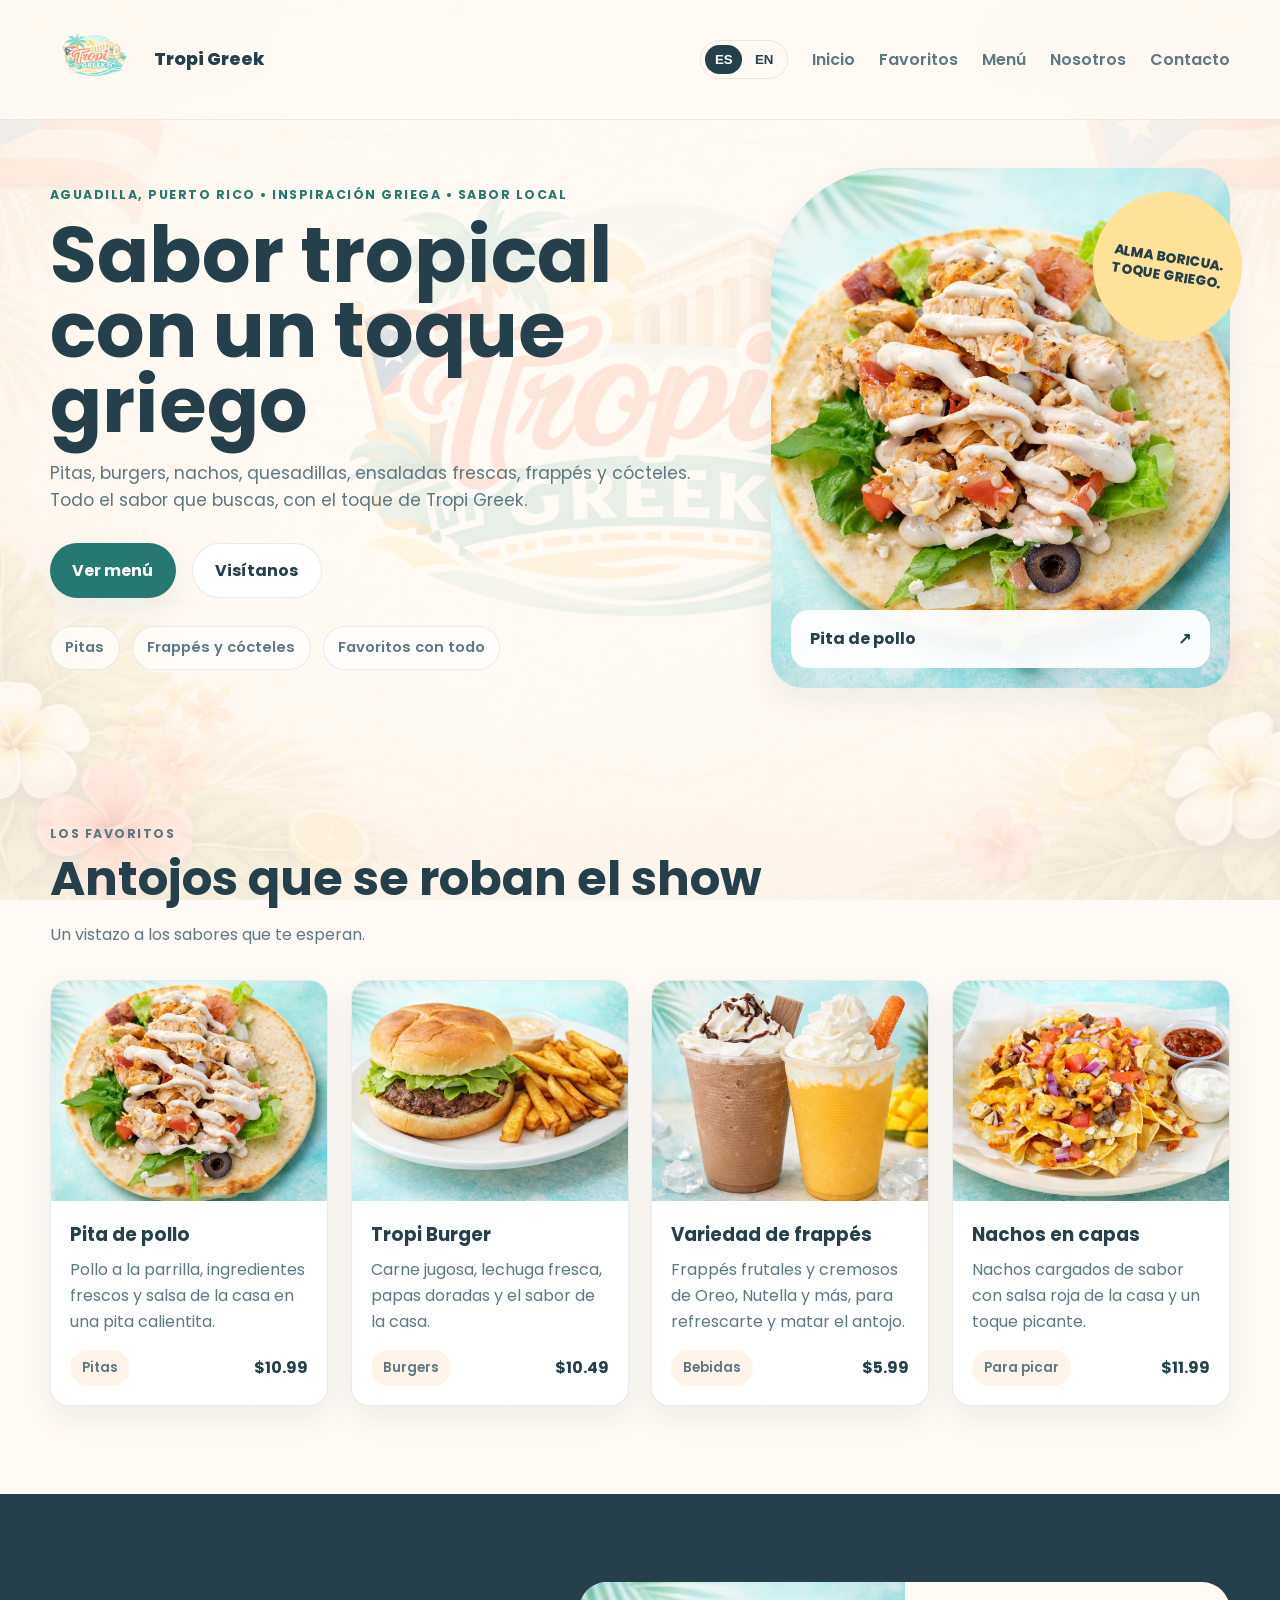
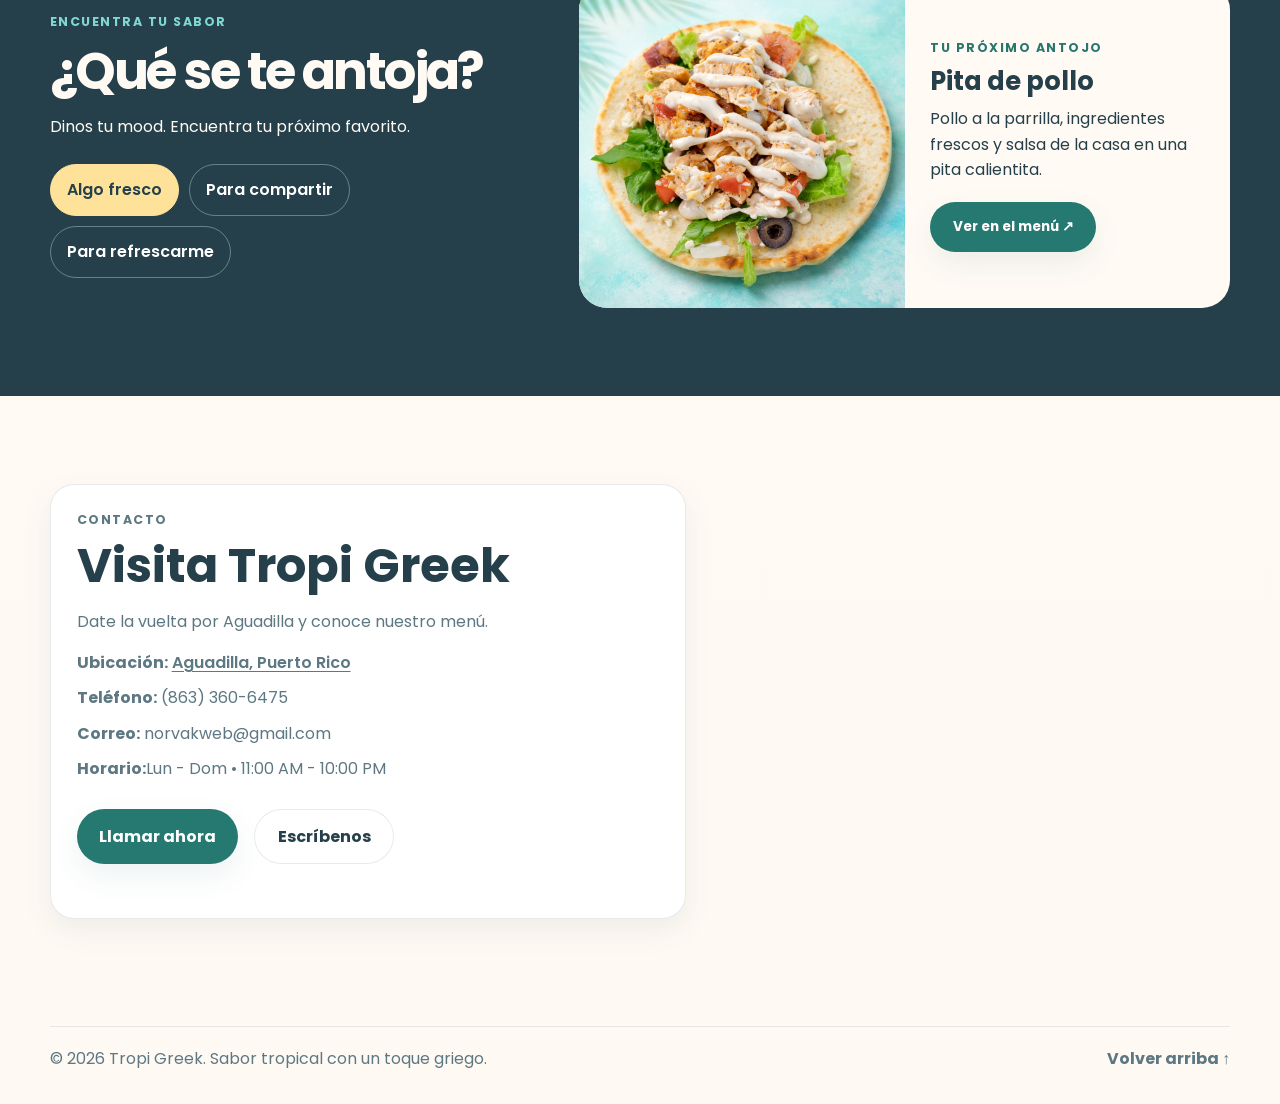
<file: index.html>
<!DOCTYPE html>
<html lang="en">
<head>
  <meta charset="UTF-8" />
  <meta name="viewport" content="width=device-width, initial-scale=1.0" />

  <title>Tropi Greek | Tropical flavor with a Greek twist</title>
  <meta
    name="description"
    content="Tropi Greek in Aguadilla serves pita wraps, burgers, layered nachos, quesadillas, salads, frappes, margaritas and daiquiris with a tropical Puerto Rican and Greek-inspired twist."
  />

  <link rel="preconnect" href="https://fonts.googleapis.com" />
  <link rel="preconnect" href="https://fonts.gstatic.com" crossorigin />
  <link
    href="https://fonts.googleapis.com/css2?family=Poppins:wght@400;500;600;700;800&display=swap"
    rel="stylesheet"
  />
  <link rel="stylesheet" href="style.css?v=4a8264ad04" />
</head>
<body>
  <!-- Header / Navigation -->
    <nav class="nav">
      <div class="container nav-inner">
        <a href="#home" class="logo">
          <img
            src="img/tropi-greek-logo.png"
            alt="Tropi Greek logo"
            class="logo-img"
          />
          <span class="logo-text">Tropi Greek</span>
        </a>

        <div class="language-switch" role="group" aria-label="Idioma / Language"><button type="button" data-lang="es" lang="es">ES</button><button type="button" data-lang="en" lang="en">EN</button></div><button class="nav-toggle"
          id="navToggle"
          aria-label="Toggle menu"
          aria-expanded="false"
        >
          <span></span>
          <span></span>
          <span></span>
        </button>

        <ul class="nav-menu" id="navMenu">
          <li><a href="#home">Home</a></li>
          <li><a href="#featured">Featured</a></li>
          <li><a href="menu.html" target="_blank" rel="noopener">Menu</a></li>

          <li><a href="about.html">About</a></li>
          <li><a href="#contact">Contact</a></li>
        </ul>
      </div>
    </nav>
  <header class="site-header" id="home">


    <!-- Hero -->
    <section class="hero container">
      <div class="hero-copy">
        <p class="eyebrow">Aguadilla, Puerto Rico • Greek-inspired flavor • Local favorites</p>

        <h1>Tropical flavor with a Greek twist</h1>

        <p class="hero-text">
          Tropi Greek brings together pita wraps, burgers, layered nachos,
          quesadillas, fresh salads, frappes and cocktails in one bold menu
          built for real cravings.
        </p>

        <div class="hero-actions">
          <a href="menu.html" target="_blank" rel="noopener" class="btn btn-primary">View Menu</a>
          <a href="#contact" class="btn btn-secondary">Visit Us</a>
        </div>

        <div class="hero-badges">
          <span>Pita wraps</span>
          <span>Frappes & cocktails</span>
          <span>Loaded favorites</span>
        </div>
      </div>

      <div class="hero-visual"><img src="img/pita-pollo.png" alt="Chicken pita wrap from Tropi Greek" fetchpriority="high"><div class="hero-stamp">BORICUA SOUL.<br>GREEK TWIST.</div><a class="hero-photo-label" href="menu.html" target="_blank" rel="noopener">Chicken Pita Wrap <span>↗</span></a></div>
    </section>
  </header>

  <main>
    <!-- Featured -->
    <section class="section featured" id="featured">
      <div class="container">
        <div class="section-heading">
          <p class="section-kicker">Customer favorites</p>
          <h2>Featured menu picks</h2>
          <p>Some of the most eye-catching favorites on the menu right now.</p>
        </div>

        <div class="card-grid">
          <article class="food-card">
            <div class="food-image">
              <img
                src="img/pita-pollo.png"
                alt="Chicken pita wrap from Tropi Greek"
              />
            </div>

            <div class="food-card-body">
              <h3>Chicken Pita Wrap</h3>
              <p>Grilled chicken, fresh toppings and house sauce wrapped in warm pita.</p>

              <div class="card-meta">
                <span>Wraps</span>
                <strong>$10.99</strong>
              </div>
            </div>
          </article>

          <article class="food-card">
            <div class="food-image">
              <img
                src="img/greek-burger.png"
                alt="Tropi Greek burger with fries"
              />
            </div>

            <div class="food-card-body">
              <h3>Tropi Burger</h3>
              <p>Juicy beef patty served with crisp lettuce, golden fries and house flavor.</p>

              <div class="card-meta">
                <span>Burgers</span>
                <strong>$10.49</strong>
              </div>
            </div>
          </article>

          <article class="food-card">
            <div class="food-image">
              <img
                src="img/tropi-fraps.png"
                alt="Variedad de frappes de Tropi Greek"
              />
            </div>

            <div class="food-card-body">
              <h3>Variedad de Frappes</h3>
              <p>
                Frappes frutales y cremosos con sabores como Oreo, Nutella y más,
                hechos para refrescar y antojar.
              </p>

              <div class="card-meta">
                <span>Drinks</span>
                <strong>$5.99</strong>
              </div>
            </div>
          </article>

          <article class="food-card">
            <div class="food-image">
              <img
                src="img/tropi-nachos.png"
                alt="Layered nachos from Tropi Greek"
              />
            </div>

            <div class="food-card-body">
              <h3>Layered Nachos</h3>
              <p>
                Layered nachos cargados de sabor, servidos con salsa roja hecha en
                casa y un spicy kick que los lleva al próximo nivel.
              </p>

              <div class="card-meta">
                <span>Snacks</span>
                <strong>$11.99</strong>
              </div>
            </div>
          </article>
        </div>
      </div>
    </section>



    <section class="section craving-section" id="cravings"><div class="container craving-grid"><div><p class="section-kicker">Find your flavor</p><h2>What are you craving?</h2><p>Pick your mood. Find your next favorite.</p><div class="craving-options" role="group" aria-label="Choose your craving"><button type="button" data-craving="wraps" aria-pressed="true">Something fresh</button><button type="button" data-craving="snacks" aria-pressed="false">Made to share</button><button type="button" data-craving="drinks" aria-pressed="false">Cool me down</button></div></div><article class="craving-result" aria-live="polite"><img id="cravingImage" src="img/pita-pollo.png" alt="Chicken pita wrap from Tropi Greek" loading="lazy"><div><p class="section-kicker">Your next bite</p><h3 id="cravingTitle">Chicken Pita Wrap</h3><p id="cravingDescription">Grilled chicken, fresh toppings and house sauce wrapped in warm pita.</p><a class="btn btn-primary" id="cravingLink" href="menu.html" target="_blank" rel="noopener">See it on the menu ↗</a></div></article></div></section>


    <!-- Contact -->
    <section class="section contact-section" id="contact">
      <div class="container contact-grid">
        <div class="contact-card">
          <p class="section-kicker">Contact</p>
          <h2>Visit Tropi Greek</h2>
          <p>Stop by in Aguadilla and check out the menu in person.</p>

          <div class="contact-list">
            <p>
              <strong>Location:</strong>
              <a
                href="https://maps.app.goo.gl/B4uURozzpSMgaA9f9"
                target="_blank"
                rel="noopener noreferrer"
              >
                Aguadilla, Puerto Rico
              </a>
            </p>
            <p><strong>Phone:</strong> (863) 360-6475</p>
            <p><strong>Email:</strong> norvakweb@gmail.com</p>
            <p><strong>Hours:</strong> Mon - Sun • 11:00 AM - 10:00 PM</p>
          </div>

          <div class="hero-actions">
            <a href="tel:+18633606475" class="btn btn-primary">Call Now</a>
            <a href="mailto:norvakweb@gmail.com" class="btn btn-secondary">Email Us</a>
          </div>
        </div>
      </div>
    </section>
  </main>

  <!-- Footer -->
  <footer class="site-footer">
    <div class="container footer-inner">
      <p>© <span id="year"></span> Tropi Greek. Tropical flavor with a Greek twist.</p>
      <a href="#home">Back to top ↑</a>
    </div>
  </footer>

  <script src="translations.js?v=12bc063217"></script>
  <script src="script.js?v=9ba42523ad"></script>
</body>
</html>
</file>
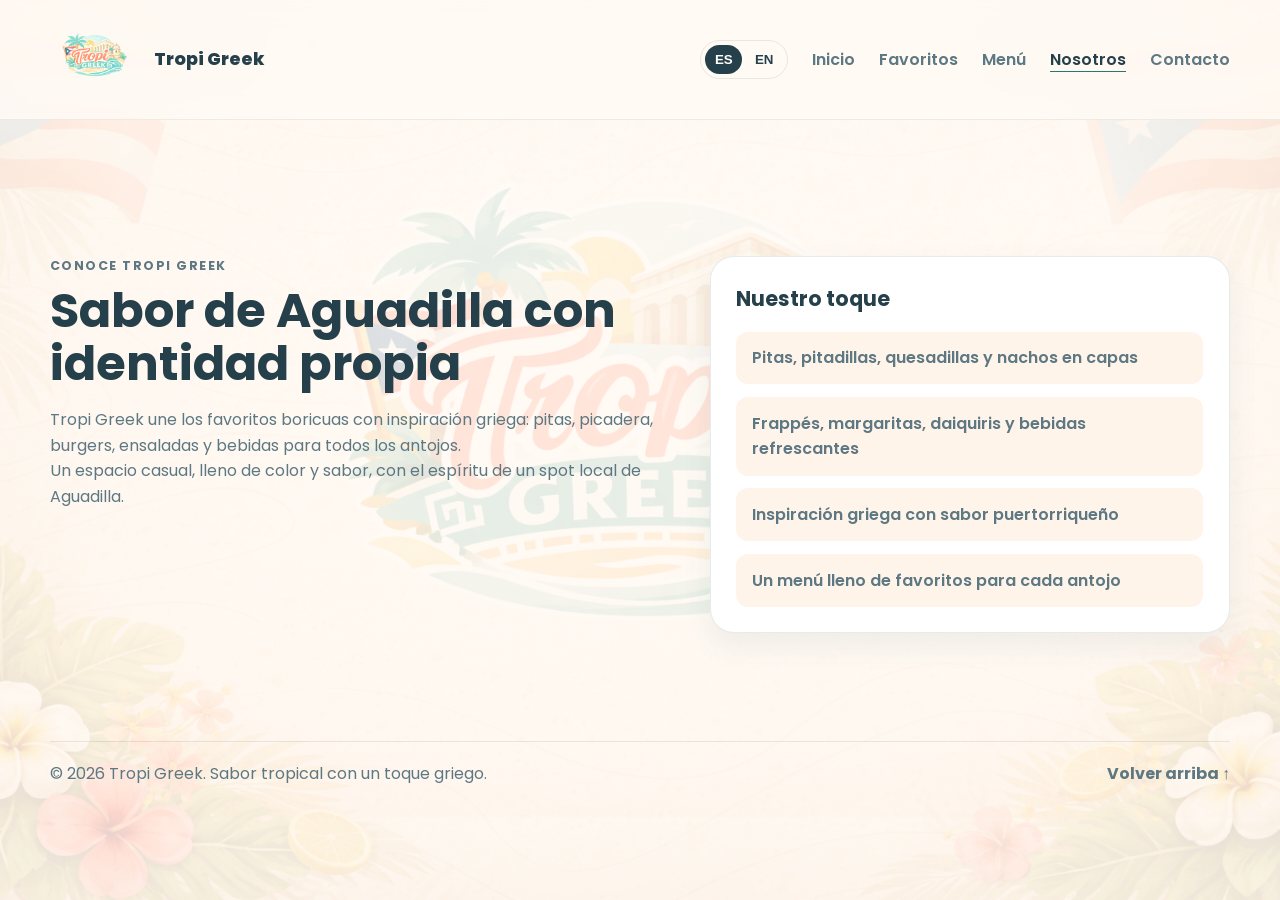
<file: about.html>
<!DOCTYPE html>
<html lang="en">
<head>
  <meta charset="UTF-8" />
  <meta name="viewport" content="width=device-width, initial-scale=1.0" />

  <title>Tropi Greek | Tropical flavor with a Greek twist</title>
  <meta
    name="description"
    content="Tropi Greek in Aguadilla serves pita wraps, burgers, layered nachos, quesadillas, salads, frappes, margaritas and daiquiris with a tropical Puerto Rican and Greek-inspired twist."
  />

  <link rel="preconnect" href="https://fonts.googleapis.com" />
  <link rel="preconnect" href="https://fonts.gstatic.com" crossorigin />
  <link
    href="https://fonts.googleapis.com/css2?family=Poppins:wght@400;500;600;700;800&display=swap"
    rel="stylesheet"
  />
  <link rel="stylesheet" href="style.css?v=4a8264ad04" />
</head>
<body data-page="about">
  <!-- Header / Navigation -->
    <nav class="nav">
      <div class="container nav-inner">
        <a href="index.html" class="logo">
          <img
            src="img/tropi-greek-logo.png"
            alt="Tropi Greek logo"
            class="logo-img"
          />
          <span class="logo-text">Tropi Greek</span>
        </a>

        <div class="language-switch" role="group" aria-label="Idioma / Language"><button type="button" data-lang="es" lang="es">ES</button><button type="button" data-lang="en" lang="en">EN</button></div><button class="nav-toggle"
          id="navToggle"
          aria-label="Toggle menu"
          aria-expanded="false"
        >
          <span></span>
          <span></span>
          <span></span>
        </button>

        <ul class="nav-menu" id="navMenu">
          <li><a href="index.html">Home</a></li>
          <li><a href="index.html#featured">Featured</a></li>
          <li><a href="menu.html" target="_blank" rel="noopener">Menu</a></li>

          <li><a aria-current="page" href="about.html">About</a></li>
          <li><a href="index.html#contact">Contact</a></li>
        </ul>
      </div>
    </nav>
  <header class="site-header subpage-header" id="home">


  </header>
  <main>
    <!-- About -->
    <section class="section about-section" id="about">
      <div class="container about-grid">
        <div>
          <p class="section-kicker">About Tropi Greek</p>
          <h1>Aguadilla flavor with its own identity</h1>
          <p>
            Tropi Greek brings together Puerto Rican favorites, Greek-inspired
            touches and a menu built around wraps, snacks, burgers, salads and drinks
            that people actually want to order.
          </p>
          <p>
            It’s casual, colorful, flavorful and built to feel like a real local
            spot, not a generic concept trying too hard to sound cool.
          </p>
        </div>

        <div class="about-box">
          <h3>What makes it different</h3>
          <ul>
            <li>Pita wraps, pitadillas, quesadillas and layered nachos</li>
            <li>Frappes, margaritas, daiquiris and refreshing drinks</li>
            <li>Greek-inspired touches mixed with Puerto Rican flavor</li>
            <li>A menu built around real favorites people actually order</li>
          </ul>
        </div>
      </div>
    </section>
  </main>

  <!-- Footer -->
  <footer class="site-footer">
    <div class="container footer-inner">
      <p>© <span id="year"></span> Tropi Greek. Tropical flavor with a Greek twist.</p>
      <a href="#home">Back to top ↑</a>
    </div>
  </footer>

  <script src="translations.js?v=12bc063217"></script>
  <script src="script.js?v=9ba42523ad"></script>
</body>
</html>
</file>
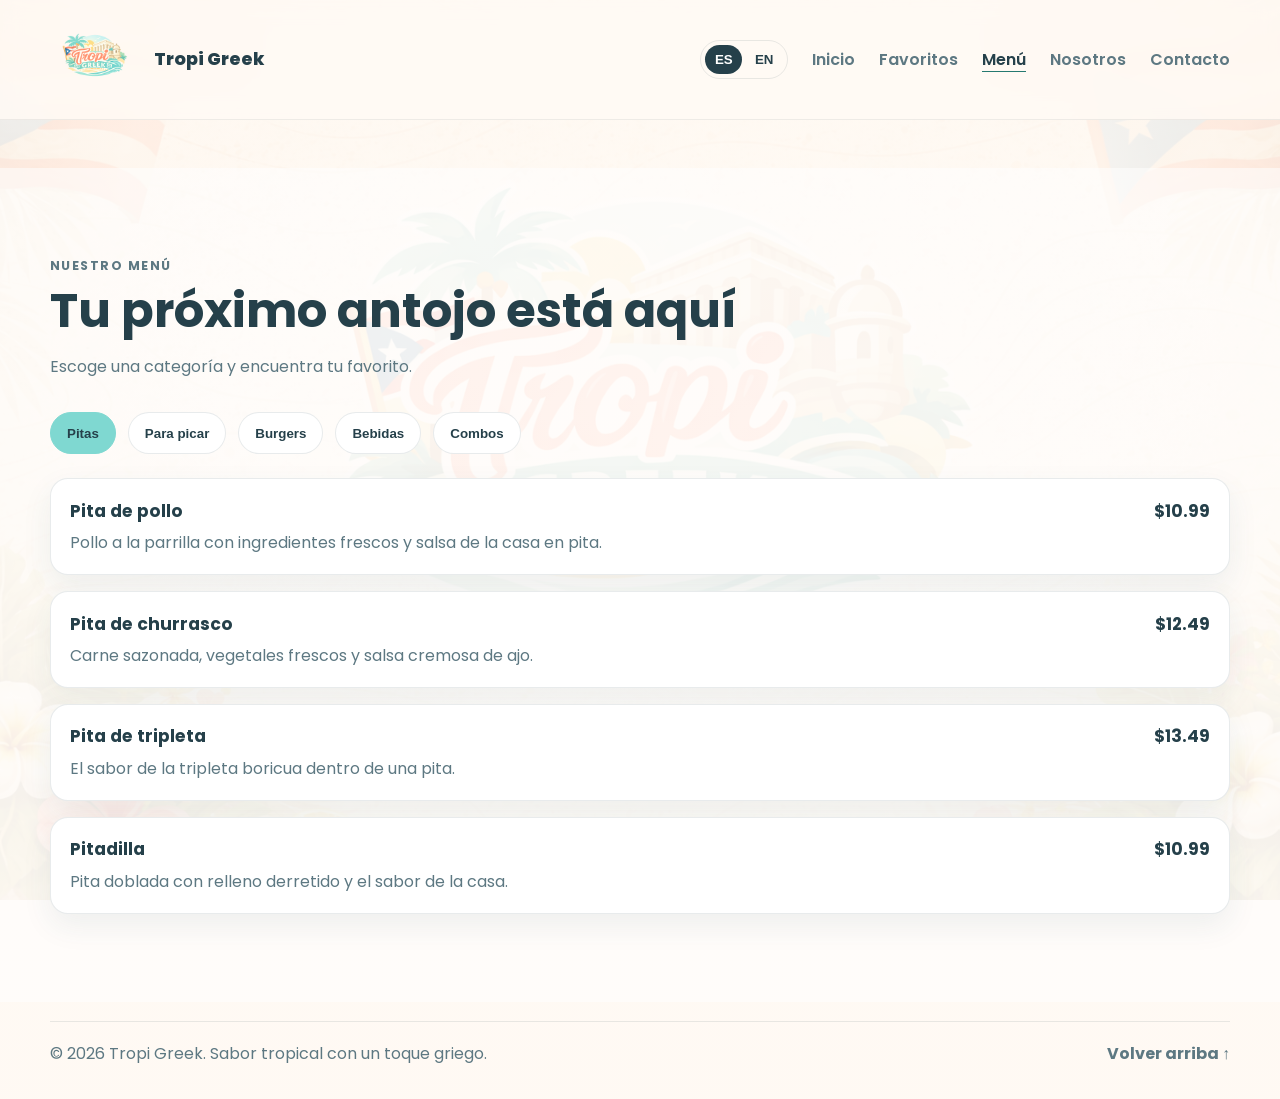
<file: menu.html>
<!DOCTYPE html>
<html lang="en">
<head>
  <meta charset="UTF-8" />
  <meta name="viewport" content="width=device-width, initial-scale=1.0" />

  <title>Tropi Greek | Tropical flavor with a Greek twist</title>
  <meta
    name="description"
    content="Tropi Greek in Aguadilla serves pita wraps, burgers, layered nachos, quesadillas, salads, frappes, margaritas and daiquiris with a tropical Puerto Rican and Greek-inspired twist."
  />

  <link rel="preconnect" href="https://fonts.googleapis.com" />
  <link rel="preconnect" href="https://fonts.gstatic.com" crossorigin />
  <link
    href="https://fonts.googleapis.com/css2?family=Poppins:wght@400;500;600;700;800&display=swap"
    rel="stylesheet"
  />
  <link rel="stylesheet" href="style.css?v=4a8264ad04" />
</head>
<body data-page="menu">
  <!-- Header / Navigation -->
    <nav class="nav">
      <div class="container nav-inner">
        <a href="index.html" class="logo">
          <img
            src="img/tropi-greek-logo.png"
            alt="Tropi Greek logo"
            class="logo-img"
          />
          <span class="logo-text">Tropi Greek</span>
        </a>

        <div class="language-switch" role="group" aria-label="Idioma / Language"><button type="button" data-lang="es" lang="es">ES</button><button type="button" data-lang="en" lang="en">EN</button></div><button class="nav-toggle"
          id="navToggle"
          aria-label="Toggle menu"
          aria-expanded="false"
        >
          <span></span>
          <span></span>
          <span></span>
        </button>

        <ul class="nav-menu" id="navMenu">
          <li><a href="index.html">Home</a></li>
          <li><a href="index.html#featured">Featured</a></li>
          <li><a aria-current="page" href="menu.html" target="_blank" rel="noopener">Menu</a></li>

          <li><a href="about.html">About</a></li>
          <li><a href="index.html#contact">Contact</a></li>
        </ul>
      </div>
    </nav>
  <header class="site-header subpage-header" id="home">


  </header>
  <main>
    <!-- Menu -->
    <section class="section menu-section" id="menu">
      <div class="container">
        <div class="section-heading">
          <p class="section-kicker">Full menu</p>
          <h1>Real menu favorites</h1>
          <p>Browse the main categories and some of the items people come back for.</p>
        </div>

        <div class="menu-tabs" id="menuTabs">
          <button class="tab-btn active" data-category="wraps">Wraps</button>
          <button class="tab-btn" data-category="snacks">Snacks</button>
          <button class="tab-btn" data-category="burgers">Burgers</button>
          <button class="tab-btn" data-category="drinks">Drinks</button>
          <button class="tab-btn" data-category="specials">Specials</button>
        </div>

        <div class="menu-panel active" data-panel="wraps">
          <div class="menu-list">
            <article class="menu-item">
              <div>
                <h3>Chicken Pita Wrap</h3>
                <p>Grilled chicken with fresh toppings and house sauce in warm pita.</p>
              </div>
              <strong>$10.99</strong>
            </article>

            <article class="menu-item">
              <div>
                <h3>Steak Pita Wrap</h3>
                <p>Seasoned steak, fresh vegetables and creamy garlic-style sauce.</p>
              </div>
              <strong>$12.49</strong>
            </article>

            <article class="menu-item">
              <div>
                <h3>Tripleta Pita Wrap</h3>
                <p>Puerto Rican-style tripleta flavor packed into a pita wrap.</p>
              </div>
              <strong>$13.49</strong>
            </article>

            <article class="menu-item">
              <div>
                <h3>Pitadilla</h3>
                <p>House-style pita folded with melty filling and bold flavor.</p>
              </div>
              <strong>$10.99</strong>
            </article>
          </div>
        </div>

        <div class="menu-panel" data-panel="snacks">
          <div class="menu-list">
            <article class="menu-item">
              <div>
                <h3>Layered Nachos</h3>
                <p>Loaded nachos with toppings, cheese and house-made spicy red sauce.</p>
              </div>
              <strong>$11.99</strong>
            </article>

            <article class="menu-item">
              <div>
                <h3>Quesadilla</h3>
                <p>Golden grilled tortilla with melty cheese and your choice of filling.</p>
              </div>
              <strong>$9.99</strong>
            </article>

            <article class="menu-item">
              <div>
                <h3>Pitadilla</h3>
                <p>A local favorite with pita, filling and a crispy, satisfying bite.</p>
              </div>
              <strong>$10.99</strong>
            </article>

            <article class="menu-item">
              <div>
                <h3>Loaded Fries</h3>
                <p>Crispy fries topped with cheese, sauce and extra flavor.</p>
              </div>
              <strong>$8.99</strong>
            </article>
          </div>
        </div>

        <div class="menu-panel" data-panel="burgers">
          <div class="menu-list">
            <article class="menu-item">
              <div>
                <h3>Tropi Burger</h3>
                <p>Juicy beef patty with lettuce, cheese and house flavor.</p>
              </div>
              <strong>$10.49</strong>
            </article>

            <article class="menu-item">
              <div>
                <h3>Double Burger</h3>
                <p>Double patty, double cheese and the kind of appetite it deserves.</p>
              </div>
              <strong>$13.99</strong>
            </article>

            <article class="menu-item">
              <div>
                <h3>House Burger Combo</h3>
                <p>Burger served with fries for an easy go-to favorite.</p>
              </div>
              <strong>$16.49</strong>
            </article>
          </div>
        </div>

        <div class="menu-panel" data-panel="drinks">
          <div class="menu-list">
            <article class="menu-item">
              <div>
                <h3>Frappes</h3>
                <p>Available in fruity and creamy flavors like Oreo, Nutella and more.</p>
              </div>
              <strong>$5.99</strong>
            </article>

            <article class="menu-item">
              <div>
                <h3>Margarita</h3>
                <p>Cold, citrusy and made for the menu’s bolder side.</p>
              </div>
              <strong>$8.99</strong>
            </article>

            <article class="menu-item">
              <div>
                <h3>Daiquiri</h3>
                <p>Frozen and refreshing with a smooth tropical finish.</p>
              </div>
              <strong>$8.49</strong>
            </article>

            <article class="menu-item">
              <div>
                <h3>House Drinks</h3>
                <p>A rotating mix of refreshing options to pair with any meal.</p>
              </div>
              <strong>$3.99+</strong>
            </article>
          </div>
        </div>

        <div class="menu-panel" data-panel="specials">
          <div class="menu-list">
            <article class="menu-item">
              <div>
                <h3>Wrap Combo</h3>
                <p>Any pita wrap served with fries and a drink.</p>
              </div>
              <strong>$15.99</strong>
            </article>

            <article class="menu-item">
              <div>
                <h3>Snack Combo</h3>
                <p>Quesadilla, pitadilla or nachos with a frappe or drink.</p>
              </div>
              <strong>$14.49</strong>
            </article>

            <article class="menu-item">
              <div>
                <h3>Burger Combo</h3>
                <p>Burger, fries and drink for an easy full meal.</p>
              </div>
              <strong>$16.49</strong>
            </article>
          </div>
        </div>
      </div>
    </section>
  </main>

  <!-- Footer -->
  <footer class="site-footer">
    <div class="container footer-inner">
      <p>© <span id="year"></span> Tropi Greek. Tropical flavor with a Greek twist.</p>
      <a href="#home">Back to top ↑</a>
    </div>
  </footer>

  <script src="translations.js?v=12bc063217"></script>
  <script src="script.js?v=9ba42523ad"></script>
</body>
</html>
</file>
<file: style.css>
:root {
  --bg: #fffaf4;
  --surface: #ffffff;
  --surface-soft: #fff4ea;
  --text: #25404a;
  --text-soft: #5d7882;
  --primary: #7fd8d1;
  --primary-deep: #257970;
  --secondary: #ffb8a6;
  --accent: #ffe29a;
  --mint: #c8f0dc;
  --border: rgba(37, 64, 74, 0.1);
  --shadow: 0 12px 30px rgba(44, 86, 100, 0.08);
  --radius-lg: 24px;
  --radius-md: 18px;
  --radius-sm: 12px;
  --container: 1180px;
}

/* A stronger food-first composition, with the original tropical palette. */
.language-switch { display:flex; gap:3px; padding:4px; border:1px solid var(--border); border-radius:999px; margin-left:auto; margin-right:1.5rem; }
.language-switch button { border:0; background:transparent; color:var(--text); padding:.45rem .6rem; border-radius:999px; cursor:pointer; font-weight:700; }
.language-switch button[aria-pressed="true"] { background:#25404a; color:white; }
.hero-visual { position:relative; min-width:0; isolation:isolate; }
.hero-visual > img { width:100%; height:520px; object-fit:cover; border-radius:120px 32px 32px 32px; box-shadow:var(--shadow); }
.hero-stamp { position:absolute; top:24px; right:-12px; background:var(--accent); color:var(--text); padding:1.2rem; border-radius:50%; aspect-ratio:1; display:grid; place-content:center; font-weight:800; font-size:.85rem; line-height:1.3; transform:rotate(9deg); }
.hero-photo-label { position:absolute; bottom:20px; left:20px; right:20px; background:rgba(255,255,255,.94); padding:1rem 1.2rem; border-radius:18px; font-weight:700; display:flex; justify-content:space-between; gap:1rem; }
.craving-section { background:#25404a; color:#fffaf4; }
.craving-grid { display:grid; grid-template-columns:.85fr 1.15fr; gap:3rem; align-items:center; }
.craving-section h2 { font-size:clamp(2.2rem,4vw,3.8rem); letter-spacing:-.05em; line-height:1.04; margin:.8rem 0 1rem; }
.craving-section .section-kicker { color:var(--primary); }
.craving-options { display:flex; flex-wrap:wrap; gap:.65rem; margin-top:1.5rem; }
.craving-options button { font:inherit; font-weight:600; cursor:pointer; border:1px solid #66828a; background:transparent; color:white; border-radius:999px; padding:.75rem 1rem; }
.craving-options button[aria-pressed="true"] { background:var(--accent); border-color:var(--accent); color:var(--text); }
.craving-result { overflow:hidden; background:#fffaf4; color:var(--text); border-radius:28px; display:grid; grid-template-columns:1fr 1fr; }
.craving-result > img { width:100%; height:100%; min-height:320px; object-fit:cover; }
.craving-result > div { padding:1.6rem; align-self:center; }
.craving-result h3 { font-size:1.6rem; line-height:1.15; margin:.6rem 0; }
.craving-result .section-kicker { color:#28766e; }
.craving-result .btn { margin-top:1.2rem; font-size:.85rem; }
:focus-visible { outline:3px solid #bd570b; outline-offset:4px; }
@media(max-width:1000px) { .nav-menu { gap:.7rem; } .logo-text { display:none; } .craving-grid { grid-template-columns:1fr; } }
@media(max-width:768px) { .hero-visual > img { height:380px; border-radius:64px 24px 24px; } .hero-stamp { right:8px; } .craving-result { grid-template-columns:1fr; } .craving-result > img { height:240px; min-height:0; } .language-switch { margin-right:1rem; } }
@media(prefers-reduced-motion:reduce) { html { scroll-behavior:auto!important; } *, *::before, *::after { transition:none!important; } }

* {
  box-sizing: border-box;
  margin: 0;
  padding: 0;
}

html {
  scroll-behavior: smooth;
  scroll-padding-top: 125px;
}

body {
  font-family: "Poppins", sans-serif;
  background:
    linear-gradient(rgba(255, 250, 244, 0.82), rgba(255, 248, 241, 0.82)),
    url("img/tropi-background.png") center center / cover no-repeat fixed;
  color: var(--text);
  line-height: 1.6;
}

img {
  max-width: 100%;
  display: block;
}

a {
  color: inherit;
  text-decoration: none;
}

ul {
  list-style: none;
}

.container {
  width: min(100% - 2rem, var(--container));
  margin-inline: auto;
}

.section {
  padding: 5.5rem 0;
}

.section-heading {
  max-width: 720px;
  margin-bottom: 2rem;
}

.section-kicker,
.eyebrow,
.mini-label {
  text-transform: uppercase;
  letter-spacing: 0.12em;
  font-size: 0.78rem;
  font-weight: 700;
  color: var(--primary-deep);
}

.section-heading h2,
.section-heading h1,
.about-section h1,
.about-section h2,
.contact-card h2 {
  font-size: clamp(2rem, 4vw, 3rem);
  line-height: 1.1;
  margin: 0.6rem 0 1rem;
}

.subpage-header { padding-bottom: 0; }
.nav-menu a[aria-current="page"] { color:var(--text); text-decoration:underline; text-underline-offset:6px; text-decoration-color:var(--primary-deep); }

.section-heading p,
.hero-text,
.about-section p,
.contact-card p,
.menu-item p,
.food-card p {
  color: var(--text-soft);
}

.site-header {
  padding-bottom: 3rem;
}

.nav {
  position: sticky;
  top: 0;
  z-index: 1000;
  backdrop-filter: blur(10px);
  background: rgba(255, 250, 244, 0.88);
  border-bottom: 1px solid rgba(37, 64, 74, 0.08);
}

.nav-inner {
  display: flex;
  align-items: center;
  justify-content: space-between;
  padding: 0.9rem 0;
  position: relative;
}

.logo {
  display: inline-flex;
  align-items: center;
  gap: 0.85rem;
  font-weight: 800;
  color: var(--text);
}

.logo-img {
  width: 90px;
  height: 90px;
  object-fit: contain;
  display: block;
  flex-shrink: 0;
}

.logo-text {
  font-size: 1.1rem;
  line-height: 1;
}

.nav-menu {
  display: flex;
  align-items: center;
  gap: 1.5rem;
}

.nav-menu a {
  font-weight: 600;
  color: var(--text-soft);
  transition: color 0.2s ease;
}

.nav-menu a:hover {
  color: var(--text);
}

.nav-toggle {
  display: none;
  background: transparent;
  border: 0;
  cursor: pointer;
}

.nav-toggle span {
  display: block;
  width: 28px;
  height: 3px;
  margin: 5px 0;
  border-radius: 999px;
  background: var(--text);
}

.hero {
  display: grid;
  grid-template-columns: 1.2fr 0.8fr;
  gap: 2rem;
  align-items: center;
  padding-top: 3rem;
}

.hero-copy h1 {
  font-size: clamp(2.75rem, 6vw, 5rem);
  line-height: 0.98;
  margin: 0.8rem 0 1rem;
}

.hero-text {
  max-width: 650px;
  font-size: 1.08rem;
}

.hero-actions {
  display: flex;
  flex-wrap: wrap;
  gap: 1rem;
  margin: 1.75rem 0;
}

.btn {
  display: inline-flex;
  align-items: center;
  justify-content: center;
  min-height: 50px;
  padding: 0.85rem 1.4rem;
  border-radius: 999px;
  font-weight: 700;
  transition: transform 0.2s ease, box-shadow 0.2s ease, background 0.2s ease;
}

.btn:hover {
  transform: translateY(-2px);
}

.btn-primary {
  background: var(--primary-deep);
  color: white;
  box-shadow: var(--shadow);
}

.btn-secondary {
  background: white;
  color: var(--text);
  border: 1px solid var(--border);
}

.hero-badges {
  display: flex;
  flex-wrap: wrap;
  gap: 0.75rem;
}

.hero-badges span {
  background: rgba(255, 255, 255, 0.7);
  border: 1px solid var(--border);
  padding: 0.6rem 0.9rem;
  border-radius: 999px;
  font-size: 0.92rem;
  font-weight: 600;
  color: var(--text-soft);
}

.hero-card {
  min-height: 440px;
  border-radius: var(--radius-lg);
  padding: 1rem;
  background:
    linear-gradient(160deg, rgba(127, 216, 209, 0.5), rgba(255, 226, 154, 0.55)),
    linear-gradient(180deg, #ffffff, #fff6ef);
  box-shadow: var(--shadow);
  display: flex;
}

.hero-card-inner {
  width: 100%;
  border-radius: calc(var(--radius-lg) - 8px);
  border: 1px solid rgba(255, 255, 255, 0.9);
  padding: 2rem;
  display: flex;
  flex-direction: column;
  justify-content: flex-end;
  background:
    radial-gradient(circle at 20% 20%, rgba(255, 255, 255, 0.7), transparent 30%),
    linear-gradient(180deg, rgba(255, 255, 255, 0.25), rgba(255, 255, 255, 0.5));
}

.hero-card-inner h2 {
  font-size: 2rem;
  margin: 0.6rem 0 1rem;
  line-height: 1.1;
}

.hero-card-inner ul {
  display: grid;
  gap: 0.75rem;
}

.hero-card-inner li {
  background: rgba(255, 255, 255, 0.65);
  border: 1px solid rgba(37, 64, 74, 0.08);
  border-radius: var(--radius-sm);
  padding: 0.85rem 1rem;
  font-weight: 600;
}

.card-grid {
  display: grid;
  grid-template-columns: repeat(4, 1fr);
  gap: 1.4rem;
}

.food-card {
  background: var(--surface);
  border-radius: var(--radius-md);
  overflow: hidden;
  box-shadow: var(--shadow);
  border: 1px solid var(--border);
}

.food-image {
  height: 220px;
  overflow: hidden;
  background: linear-gradient(135deg, #e8fbf8, #fff3e8);
}

.food-image img {
  width: 100%;
  height: 100%;
  object-fit: cover;
  display: block;
}

.food-card-body {
  padding: 1.2rem;
}

.food-card h3 {
  margin-bottom: 0.5rem;
  font-size: 1.15rem;
}

.card-meta {
  display: flex;
  align-items: center;
  justify-content: space-between;
  margin-top: 1rem;
  gap: 1rem;
}

.card-meta span {
  background: var(--surface-soft);
  color: var(--text-soft);
  font-weight: 600;
  padding: 0.45rem 0.75rem;
  border-radius: 999px;
  font-size: 0.84rem;
}

.card-meta strong {
  color: var(--text);
  font-size: 1rem;
}

.menu-section {
  background: rgba(255, 255, 255, 0.55);
}

.menu-tabs {
  display: flex;
  flex-wrap: wrap;
  gap: 0.75rem;
  margin-bottom: 1.5rem;
}

.tab-btn {
  border: 1px solid var(--border);
  background: white;
  color: var(--text);
  border-radius: 999px;
  padding: 0.8rem 1rem;
  font-weight: 700;
  cursor: pointer;
  transition: all 0.2s ease;
}

.tab-btn.active,
.tab-btn:hover {
  background: var(--primary);
  border-color: var(--primary);
}

.menu-panel {
  display: none;
}

.menu-panel.active {
  display: block;
}

.menu-list {
  display: grid;
  gap: 1rem;
}

.menu-item {
  background: white;
  border: 1px solid var(--border);
  border-radius: var(--radius-md);
  padding: 1.15rem 1.2rem;
  box-shadow: var(--shadow);
  display: flex;
  align-items: flex-start;
  justify-content: space-between;
  gap: 1rem;
}

.menu-item h3 {
  margin-bottom: 0.3rem;
  font-size: 1.08rem;
}

.menu-item strong {
  white-space: nowrap;
  font-size: 1.05rem;
}

.gallery-grid {
  display: grid;
  gap: 1rem;
}

.gallery-grid-five {
  grid-template-columns: repeat(3, 1fr);
}

.gallery-card {
  min-height: 220px;
  border-radius: var(--radius-md);
  padding: 1rem;
  display: flex;
  align-items: end;
  justify-content: start;
  color: var(--text);
  font-weight: 800;
  box-shadow: var(--shadow);
  border: 1px solid rgba(255, 255, 255, 0.7);
}

.gallery-card span {
  background: rgba(255, 255, 255, 0.82);
  backdrop-filter: blur(6px);
  padding: 0.7rem 1rem;
  border-radius: 999px;
  font-size: 1rem;
}

.gallery-a {
  background: linear-gradient(135deg, #ffe9b6, #ffd3c2);
}

.gallery-b {
  background: linear-gradient(135deg, #bdebe6, #d0e3ff);
}

.gallery-c {
  background: linear-gradient(135deg, #ffd7df, #ffe9a7);
}

.gallery-d {
  background: linear-gradient(135deg, #d6f4db, #fff0c3);
}

.gallery-e {
  background: linear-gradient(135deg, #cde8ff, #d7f6ec);
}

.about-grid,
.contact-grid {
  display: grid;
  grid-template-columns: 1.1fr 0.9fr;
  gap: 1.5rem;
  align-items: start;
}

.about-box,
.contact-card {
  background: white;
  border-radius: var(--radius-lg);
  padding: 1.6rem;
  border: 1px solid var(--border);
  box-shadow: var(--shadow);
}

.about-box h3 {
  margin-bottom: 1rem;
  font-size: 1.3rem;
}

.about-box ul {
  display: grid;
  gap: 0.8rem;
}

.about-box li {
  padding: 0.85rem 0.95rem;
  border-radius: var(--radius-sm);
  background: var(--surface-soft);
  color: var(--text-soft);
  font-weight: 600;
}

.contact-list {
  display: grid;
  gap: 0.6rem;
  margin-top: 1rem;
}

.contact-list a {
  font-weight: 600;
  text-decoration: underline;
  text-decoration-thickness: 1px;
  text-underline-offset: 3px;
}

.site-footer {
  padding: 1.2rem 0 2rem;
}

.footer-inner {
  border-top: 1px solid var(--border);
  padding-top: 1.2rem;
  display: flex;
  justify-content: space-between;
  gap: 1rem;
  flex-wrap: wrap;
  color: var(--text-soft);
}

.footer-inner a {
  font-weight: 700;
}

@media (max-width: 1024px) {
  .hero,
  .about-grid,
  .contact-grid {
    grid-template-columns: 1fr 1fr;
  }

  .card-grid {
    grid-template-columns: repeat(2, 1fr);
  }

  .gallery-grid-five {
    grid-template-columns: repeat(2, 1fr);
  }

  .hero {
    align-items: stretch;
  }
}

@media (max-width: 768px) {
  html { scroll-padding-top: 110px; }
  .nav-toggle {
    display: block;
    z-index: 20;
  }

  .nav-menu {
    position: absolute;
    top: calc(100% + 0.5rem);
    right: 0;
    width: min(260px, 100%);
    background: rgba(255, 255, 255, 0.96);
    border: 1px solid var(--border);
    box-shadow: var(--shadow);
    border-radius: var(--radius-md);
    padding: 1rem;
    display: none;
    flex-direction: column;
    align-items: flex-start;
  }

  .nav-menu.open {
    display: flex;
  }

  .hero,
  .about-grid,
  .contact-grid,
  .card-grid,
  .gallery-grid,
  .gallery-grid-five {
    grid-template-columns: 1fr;
  }

  .hero {
    padding-top: 2rem;
  }

  .hero-card {
    min-height: 320px;
  }

  .menu-item {
    flex-direction: column;
    align-items: flex-start;
  }

  .section {
    padding: 4.5rem 0;
  }

  .hero-copy h1 {
    line-height: 1.02;
  }

  .logo-img {
    width: 72px;
    height: 72px;
  }
}
</file>
